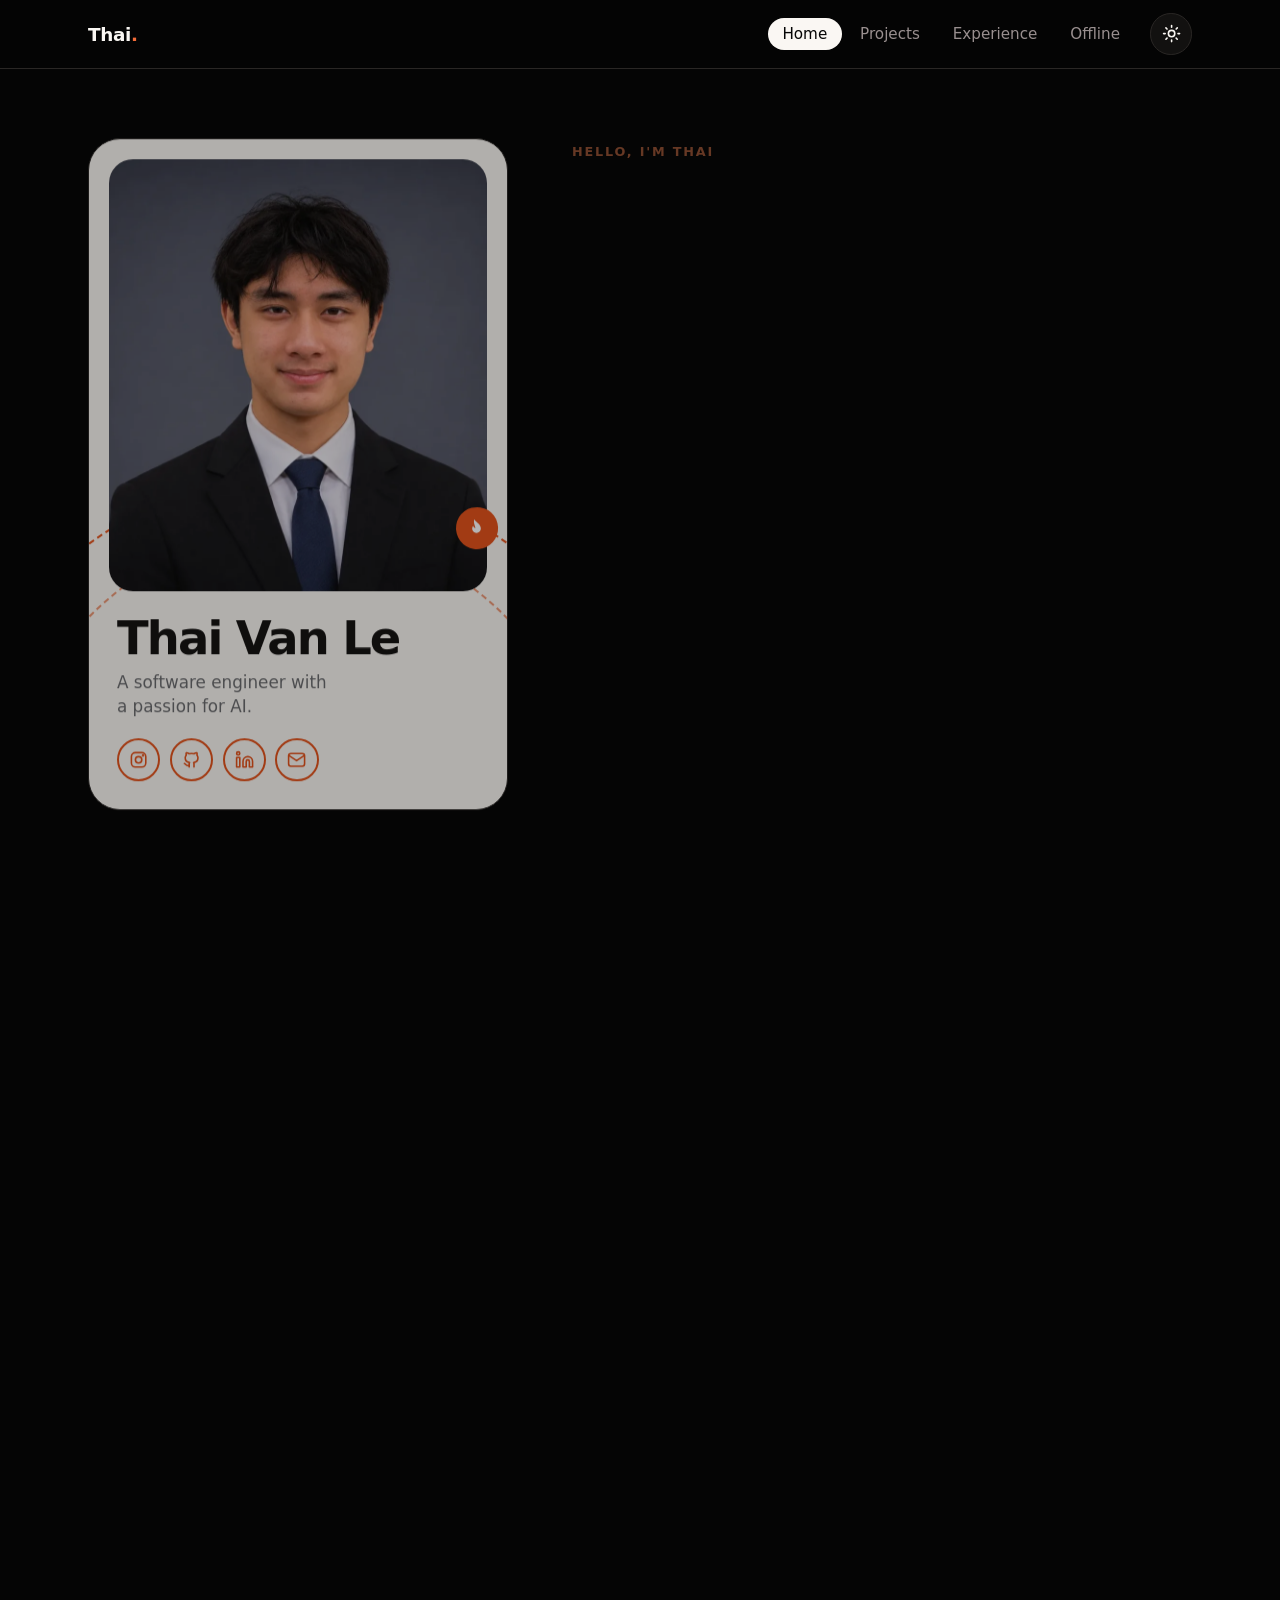
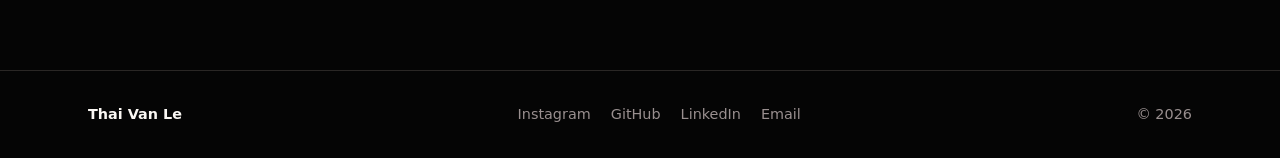
<file: index.html>
<!doctype html>
<html lang="en">
<head>
<meta charset="utf-8">
<meta name="viewport" content="width=device-width,initial-scale=1">
<meta http-equiv="refresh" content="0; url=home.html">
<meta name="color-scheme" content="dark light">
<title>Thai Van Le</title>
<style>body{background:#050505;color:#faf7f3;font-family:system-ui,sans-serif;padding:2rem}a{color:#ff8a57}</style>
</head>
<body>
<a href="home.html">Go to the home page</a>
</body>
</html>
</file>
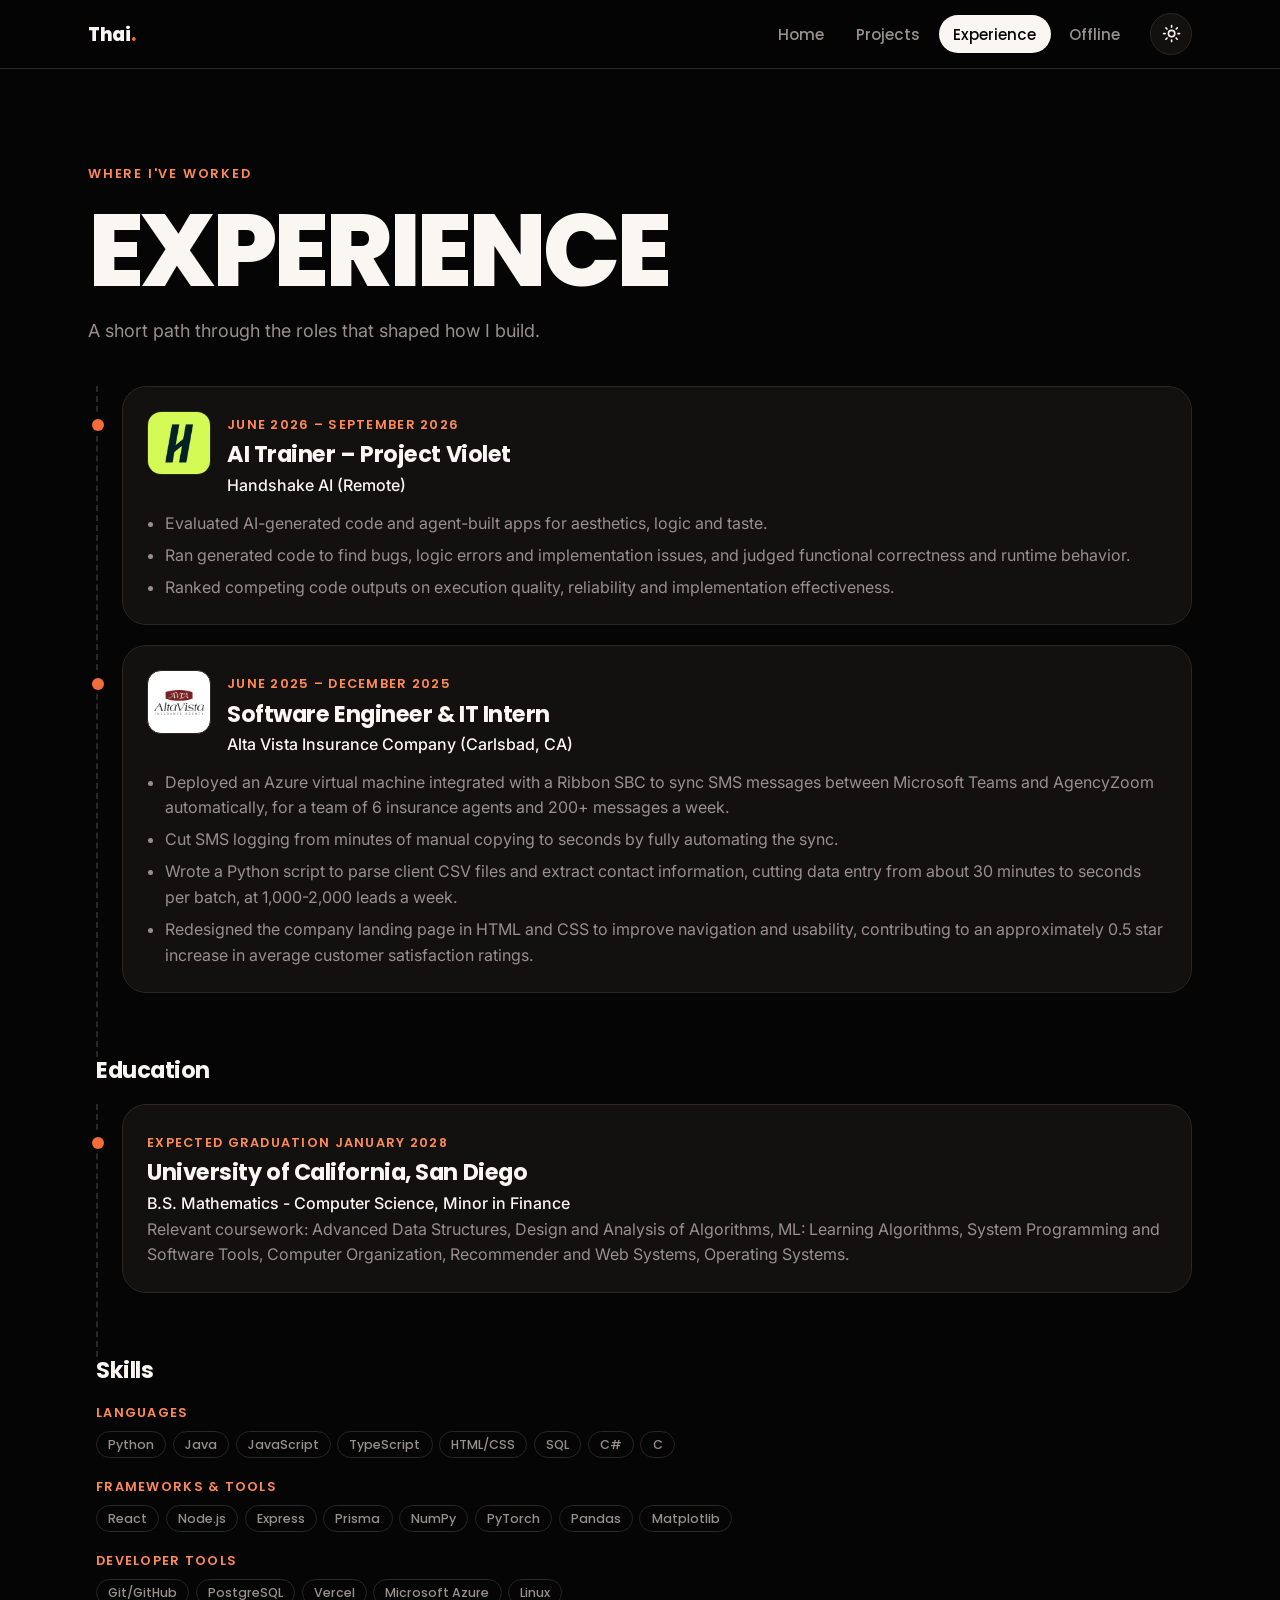
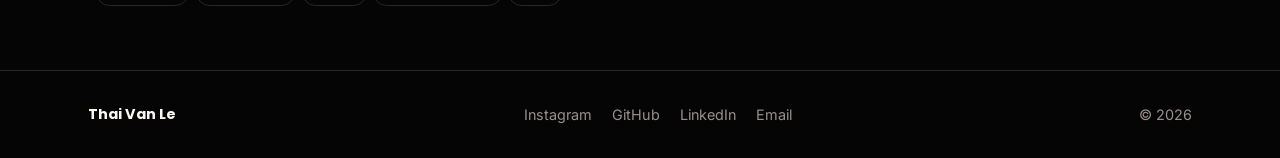
<file: experience.html>
<!DOCTYPE html>
<html lang="en" data-theme="dark">
<head>
<meta charset="utf-8">
<link rel="icon" type="image/svg+xml" href="assets/favicon.svg">
<link rel="icon" type="image/png" href="assets/favicon.png">
<meta name="viewport" content="width=device-width, initial-scale=1">
<title>Experience | Thai Van Le</title>
<meta name="description" content="Thai Van Le, a software engineer with a passion for AI.">
<script>try{var t="dark";if(localStorage.getItem("theme")==="light"){t="light"}document.documentElement.dataset.theme=t}catch(e){}</script>
<link rel="preconnect" href="https://fonts.googleapis.com">
<link rel="preconnect" href="https://fonts.gstatic.com" crossorigin>
<link href="https://fonts.googleapis.com/css2?family=Inter:wght@400;500;600&family=Poppins:wght@500;600;700;800&display=swap" rel="stylesheet">
<link rel="stylesheet" href="css/styles.css">
<script src="js/main.js" defer></script>
</head>
<body>
<a class="skip" href="#main">Skip to content</a>
<header class="top">
<div class="wrap">
<a class="brand" href="home.html" aria-label="Thai Van Le, home">Thai<span>.</span></a>
<nav id="nav" aria-label="Main"><ul><li><a href="home.html">Home</a></li><li><a href="projects.html">Projects</a></li><li><a href="experience.html" aria-current="page">Experience</a></li><li><a href="offline.html">Offline</a></li></ul></nav>
<button class="icon-btn theme-toggle" type="button" aria-label="Toggle light and dark theme" title="Toggle theme (T)"><svg class="sun" viewBox="0 0 24 24" aria-hidden="true"><circle cx="12" cy="12" r="4"/><path d="M12 2v2m0 16v2M4.900 4.900l1.400 1.400m11.400 11.400 1.400 1.400M2 12h2m16 0h2M4.900 19.100l1.400-1.400M17.700 6.300l1.400-1.400"/></svg><svg class="moon" viewBox="0 0 24 24" aria-hidden="true"><path d="M21 12.800A9 9 0 1 1 11.200 3a7 7 0 0 0 9.800 9.800z"/></svg></button>
<button class="icon-btn menu-btn" type="button" aria-label="Menu" aria-expanded="false" aria-controls="nav"><svg viewBox="0 0 24 24" aria-hidden="true"><path d="M4 7h16M4 12h16M4 17h16"/></svg></button>
</div>
</header>
<main id="main">
<div class="wrap">
<header class="page-head"><p class="eyebrow">Where I've worked</p><h1 class="title rise">Experience</h1><p class="lead">A short path through the roles that shaped how I build.</p></header>
<ol class="timeline"><li class="rise" style="--i:1"><img class="logo logo-fill" src="assets/logos/handshake.webp" alt="Handshake logo" width="408" height="408" loading="lazy" decoding="async"><time>June 2026 &ndash; September 2026</time><h2>AI Trainer &ndash; Project Violet</h2><p class="org">Handshake AI (Remote)</p><ul><li>Evaluated AI-generated code and agent-built apps for aesthetics, logic and taste.</li><li>Ran generated code to find bugs, logic errors and implementation issues, and judged functional correctness and runtime behavior.</li><li>Ranked competing code outputs on execution quality, reliability and implementation effectiveness.</li></ul></li><li class="rise" style="--i:2"><img class="logo logo-white" src="assets/logos/alta-vista.webp" alt="Alta Vista Insurance Agency logo" width="150" height="76" loading="lazy" decoding="async"><time>June 2025 &ndash; December 2025</time><h2>Software Engineer &amp; IT Intern</h2><p class="org">Alta Vista Insurance Company (Carlsbad, CA)</p><ul><li>Deployed an Azure virtual machine integrated with a Ribbon SBC to sync SMS messages between Microsoft Teams and AgencyZoom automatically, for a team of 6 insurance agents and 200+ messages a week.</li><li>Cut SMS logging from minutes of manual copying to seconds by fully automating the sync.</li><li>Wrote a Python script to parse client CSV files and extract contact information, cutting data entry from about 30 minutes to seconds per batch, at 1,000-2,000 leads a week.</li><li>Redesigned the company landing page in HTML and CSS to improve navigation and usability, contributing to an approximately 0.5 star increase in average customer satisfaction ratings.</li></ul></li></ol>
<h2 class="block-title rise" style="--i:3">Education</h2>
<ol class="timeline"><li class="rise" style="--i:4"><time>Expected graduation January 2028</time><h3>University of California, San Diego</h3><p class="org">B.S. Mathematics - Computer Science, Minor in Finance</p><p>Relevant coursework: Advanced Data Structures, Design and Analysis of Algorithms, ML: Learning Algorithms, System Programming and Software Tools, Computer Organization, Recommender and Web Systems, Operating Systems.</p></li></ol>
<section class="skills rise" style="--i:5" aria-labelledby="t-skills"><h2 class="block-title" id="t-skills">Skills</h2><h3>Languages</h3><ul class="tags"><li>Python</li><li>Java</li><li>JavaScript</li><li>TypeScript</li><li>HTML/CSS</li><li>SQL</li><li>C#</li><li>C</li></ul><h3>Frameworks &amp; Tools</h3><ul class="tags"><li>React</li><li>Node.js</li><li>Express</li><li>Prisma</li><li>NumPy</li><li>PyTorch</li><li>Pandas</li><li>Matplotlib</li></ul><h3>Developer Tools</h3><ul class="tags"><li>Git/GitHub</li><li>PostgreSQL</li><li>Vercel</li><li>Microsoft Azure</li><li>Linux</li></ul></section>
</div>
</main>
<footer>
<div class="wrap">
<strong>Thai Van Le</strong>
<ul><li><a href="https://www.instagram.com/thaiv.2229/" target="_blank" rel="noopener noreferrer">Instagram</a></li><li><a href="https://github.com/Thai2229" target="_blank" rel="noopener noreferrer">GitHub</a></li><li><a href="https://www.linkedin.com/in/thaivanle" target="_blank" rel="noopener noreferrer">LinkedIn</a></li><li><a href="mailto:mrthaivanle@gmail.com">Email</a></li></ul>
<span>&copy; 2026</span>
</div>
</footer>
</body>
</html>
</file>
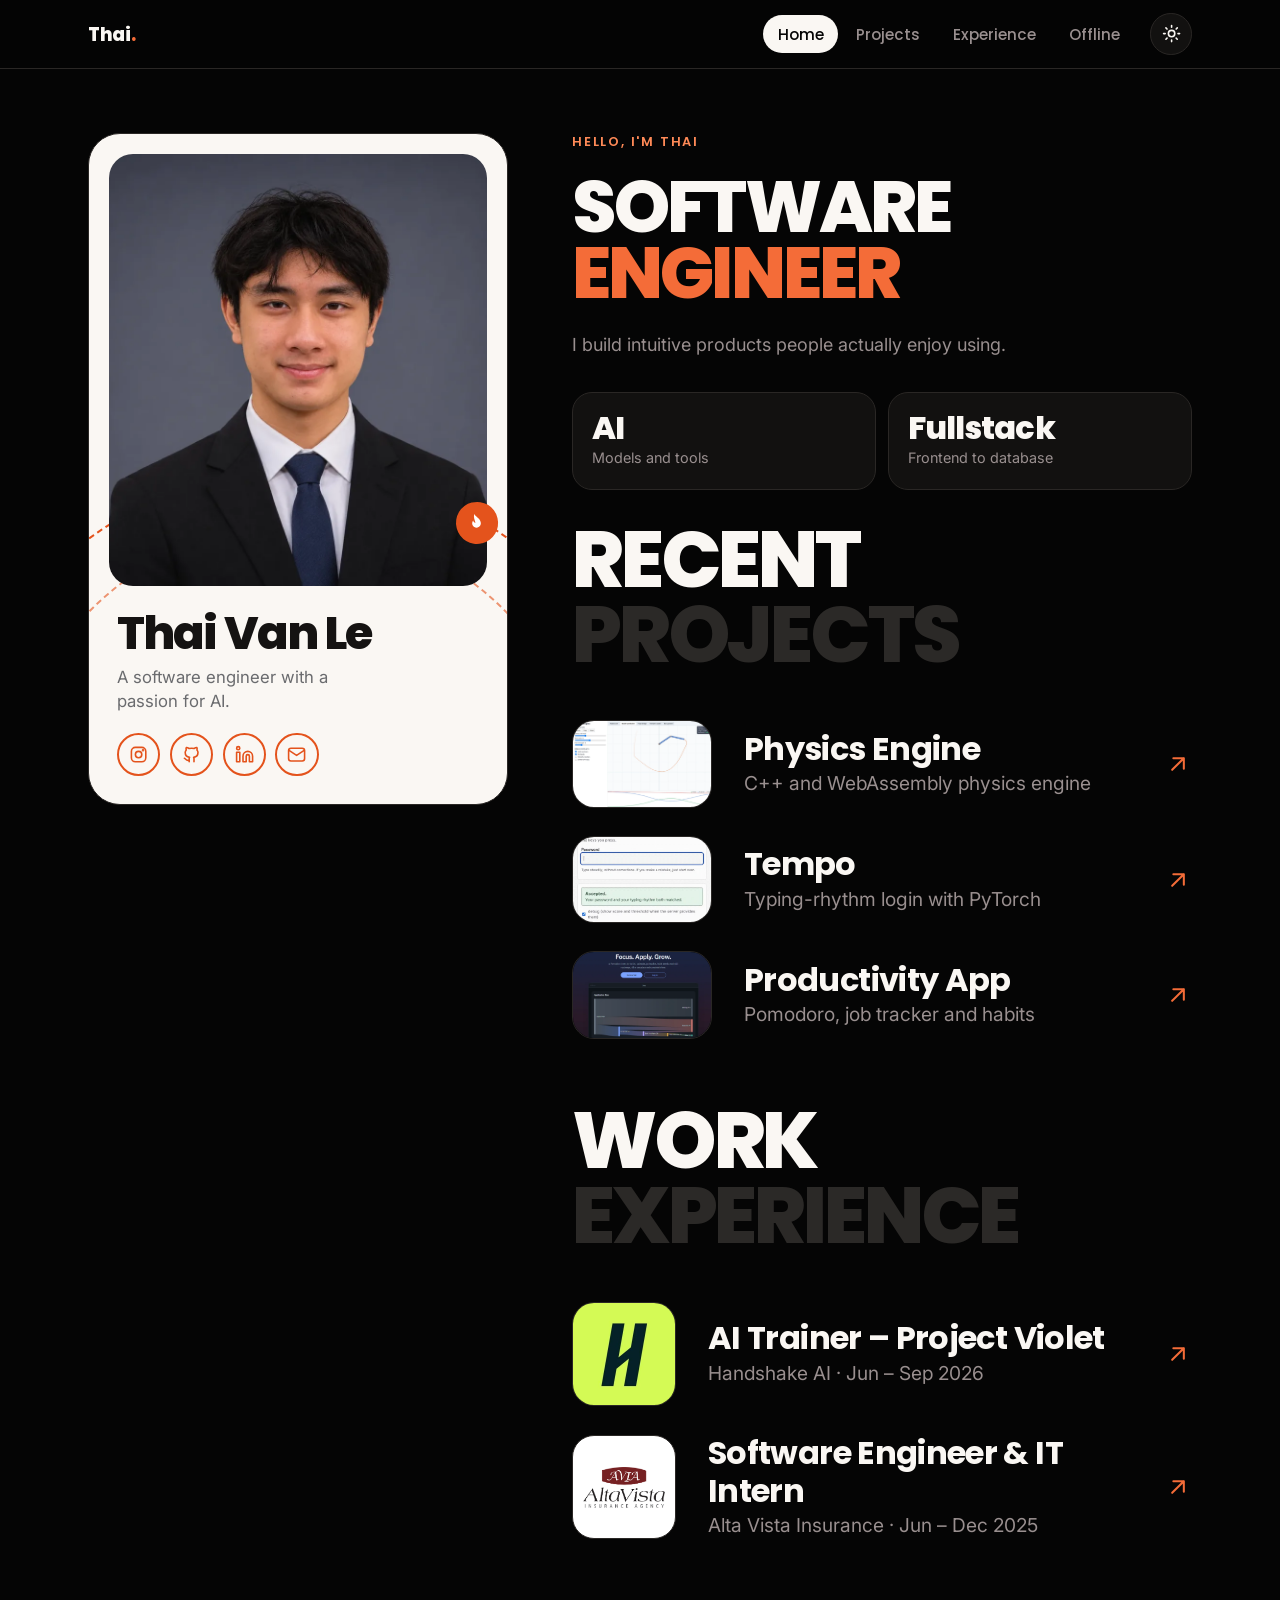
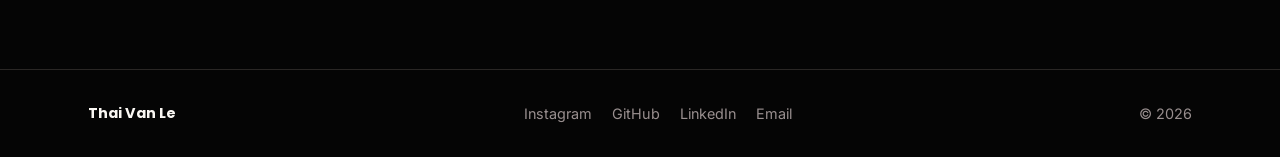
<file: home.html>
<!DOCTYPE html>
<html lang="en" data-theme="dark">
<head>
<meta charset="utf-8">
<link rel="icon" type="image/svg+xml" href="assets/favicon.svg">
<link rel="icon" type="image/png" href="assets/favicon.png">
<meta name="viewport" content="width=device-width, initial-scale=1">
<title>Thai Van Le | Software Engineer</title>
<meta name="description" content="Thai Van Le, a software engineer with a passion for AI.">
<script>try{var t="dark";if(localStorage.getItem("theme")==="light"){t="light"}document.documentElement.dataset.theme=t}catch(e){}</script>
<link rel="preconnect" href="https://fonts.googleapis.com">
<link rel="preconnect" href="https://fonts.gstatic.com" crossorigin>
<link href="https://fonts.googleapis.com/css2?family=Inter:wght@400;500;600&family=Poppins:wght@500;600;700;800&display=swap" rel="stylesheet">
<link rel="stylesheet" href="css/styles.css">
<script src="js/main.js" defer></script>
</head>
<body>
<a class="skip" href="#main">Skip to content</a>
<header class="top">
<div class="wrap">
<a class="brand" href="home.html" aria-label="Thai Van Le, home">Thai<span>.</span></a>
<nav id="nav" aria-label="Main"><ul><li><a href="home.html" aria-current="page">Home</a></li><li><a href="projects.html">Projects</a></li><li><a href="experience.html">Experience</a></li><li><a href="offline.html">Offline</a></li></ul></nav>
<button class="icon-btn theme-toggle" type="button" aria-label="Toggle light and dark theme" title="Toggle theme (T)"><svg class="sun" viewBox="0 0 24 24" aria-hidden="true"><circle cx="12" cy="12" r="4"/><path d="M12 2v2m0 16v2M4.900 4.900l1.400 1.400m11.400 11.400 1.400 1.400M2 12h2m16 0h2M4.900 19.100l1.400-1.400M17.700 6.300l1.400-1.400"/></svg><svg class="moon" viewBox="0 0 24 24" aria-hidden="true"><path d="M21 12.800A9 9 0 1 1 11.200 3a7 7 0 0 0 9.800 9.800z"/></svg></button>
<button class="icon-btn menu-btn" type="button" aria-label="Menu" aria-expanded="false" aria-controls="nav"><svg viewBox="0 0 24 24" aria-hidden="true"><path d="M4 7h16M4 12h16M4 17h16"/></svg></button>
</div>
</header>
<main id="main">
<div class="wrap">
<div class="hero">
<aside class="profile rise" aria-label="Profile">
<span class="arc" aria-hidden="true"></span><span class="badge"><svg viewBox="0 0 24 24" aria-hidden="true"><path d="M12 2c1 4 5 6 5 11a5 5 0 0 1-10 0c0-2 1-3 2-4 0 2 1 3 2 3 0-4-1-6 1-10z"/></svg></span>
<span class="arc two" aria-hidden="true"></span>
<img class="photo" src="assets/photo.webp" alt="Portrait of Thai Van Le in a dark suit and navy tie against a grey-blue background" width="900" height="900">
<div class="who">
<h1>Thai Van Le</h1>
<p>A software engineer with a passion for AI.</p>
<ul class="socials"><li><a href="https://www.instagram.com/thaiv.2229/" aria-label="Instagram" target="_blank" rel="noopener noreferrer"><svg viewBox="0 0 24 24" aria-hidden="true"><rect x="3" y="3" width="18" height="18" rx="5"/><circle cx="12" cy="12" r="4"/><circle cx="17.5" cy="6.5" r=".6"/></svg></a></li><li><a href="https://github.com/Thai2229" aria-label="GitHub" target="_blank" rel="noopener noreferrer"><svg viewBox="0 0 24 24" aria-hidden="true"><path d="M9 19c-4 1.3-4-2-6-2.5m12 4.5v-3.5c0-1 .1-1.5-.5-2 2.800-.3 5.500-1.400 5.500-6a4.600 4.600 0 0 0-1.300-3.200 4.300 4.300 0 0 0-.1-3.200s-1.100-.3-3.500 1.300a12 12 0 0 0-6.200 0C6.500 2.800 5.400 3.100 5.400 3.100a4.300 4.300 0 0 0-.1 3.200A4.600 4.600 0 0 0 4 9.500c0 4.600 2.700 5.700 5.500 6-.6.500-.6 1.200-.5 2V21"/></svg></a></li><li><a href="https://www.linkedin.com/in/thaivanle" aria-label="LinkedIn" target="_blank" rel="noopener noreferrer"><svg viewBox="0 0 24 24" aria-hidden="true"><path d="M16 8a6 6 0 0 1 6 6v7h-4v-7a2 2 0 0 0-4 0v7h-4v-7a6 6 0 0 1 6-6zM2 9h4v12H2zM4 2a2 2 0 1 1 0 4 2 2 0 0 1 0-4z"/></svg></a></li><li><a href="mailto:mrthaivanle@gmail.com" aria-label="Email"><svg viewBox="0 0 24 24" aria-hidden="true"><rect x="2" y="4" width="20" height="16" rx="3"/><path d="m3 7 9 6 9-6"/></svg></a></li></ul>
</div>
</aside>
<div class="feed">
<div class="intro">
<p class="eyebrow rise" style="--i:1">Hello, I'm Thai</p>
<p class="title rise" style="--i:2" role="presentation">Software <em>Engineer</em></p>
<p class="lead rise" style="--i:3">I build intuitive products people actually enjoy using.</p>
<div class="stats rise" style="--i:4">
<!-- placeholder stat tiles: focus areas, no invented numbers -->
<div class="stat"><b>AI</b><span>Models and tools</span></div>
<div class="stat"><b>Fullstack</b><span>Frontend to database</span></div>
</div>
</div>
<section class="teaser rise" style="--i:5" aria-labelledby="t-proj">
<h2 class="big" id="t-proj"><span>Recent</span> <span class="dim">projects</span></h2>
<ul class="rows"><li><a class="row" href="https://physicsenginethai.vercel.app" target="_blank" rel="noopener noreferrer" aria-label="Physics Engine, C++ and WebAssembly physics engine, live demo, opens in a new tab"><span class="tile t1" aria-hidden="true"><img src="assets/projects/physics-engine.webp" alt="" width="1200" height="750" loading="lazy" decoding="async"></span><span class="txt"><b>Physics Engine</b><span>C++ and WebAssembly physics engine</span></span><svg class="go" viewBox="0 0 24 24" aria-hidden="true"><path d="M7 17 17 7M8 7h9v9"/></svg></a></li><li><a class="row" href="https://github.com/Thai2229/Tempo" target="_blank" rel="noopener noreferrer" aria-label="Tempo, Typing-rhythm login with PyTorch, code on GitHub, opens in a new tab"><span class="tile t2" aria-hidden="true"><img src="assets/projects/tempo.webp" alt="" width="420" height="262" loading="lazy" decoding="async"></span><span class="txt"><b>Tempo</b><span>Typing-rhythm login with PyTorch</span></span><svg class="go" viewBox="0 0 24 24" aria-hidden="true"><path d="M7 17 17 7M8 7h9v9"/></svg></a></li><li><a class="row" href="https://productivityappthai.vercel.app/" target="_blank" rel="noopener noreferrer" aria-label="Productivity App, Pomodoro, job tracker and habits, live demo, opens in a new tab"><span class="tile t3" aria-hidden="true"><img src="assets/projects/productivity-app.webp" alt="" width="743" height="464" loading="lazy" decoding="async"></span><span class="txt"><b>Productivity App</b><span>Pomodoro, job tracker and habits</span></span><svg class="go" viewBox="0 0 24 24" aria-hidden="true"><path d="M7 17 17 7M8 7h9v9"/></svg></a></li></ul>
</section>
<section class="teaser rise" style="--i:6" aria-labelledby="t-exp">
<h2 class="big" id="t-exp"><span>Work</span> <span class="dim">Experience</span></h2>
<ul class="rows"><li><a class="row" href="experience.html"><span class="tile t1 logo-tile" aria-hidden="true"><img src="assets/logos/handshake.webp" alt="" width="408" height="408" loading="lazy" decoding="async"></span><span class="txt"><b>AI Trainer &ndash; Project Violet</b><span>Handshake AI &middot; Jun &ndash; Sep 2026</span></span><svg class="go" viewBox="0 0 24 24" aria-hidden="true"><path d="M7 17 17 7M8 7h9v9"/></svg></a></li><li><a class="row" href="experience.html"><span class="tile t2 logo-tile logo-white" aria-hidden="true"><img src="assets/logos/alta-vista.webp" alt="" width="150" height="76" loading="lazy" decoding="async"></span><span class="txt"><b>Software Engineer &amp; IT Intern</b><span>Alta Vista Insurance &middot; Jun &ndash; Dec 2025</span></span><svg class="go" viewBox="0 0 24 24" aria-hidden="true"><path d="M7 17 17 7M8 7h9v9"/></svg></a></li></ul>
</section>
</div>
</div>
</div>
</main>
<footer>
<div class="wrap">
<strong>Thai Van Le</strong>
<ul><li><a href="https://www.instagram.com/thaiv.2229/" target="_blank" rel="noopener noreferrer">Instagram</a></li><li><a href="https://github.com/Thai2229" target="_blank" rel="noopener noreferrer">GitHub</a></li><li><a href="https://www.linkedin.com/in/thaivanle" target="_blank" rel="noopener noreferrer">LinkedIn</a></li><li><a href="mailto:mrthaivanle@gmail.com">Email</a></li></ul>
<span>&copy; 2026</span>
</div>
</footer>
</body>
</html>
</file>
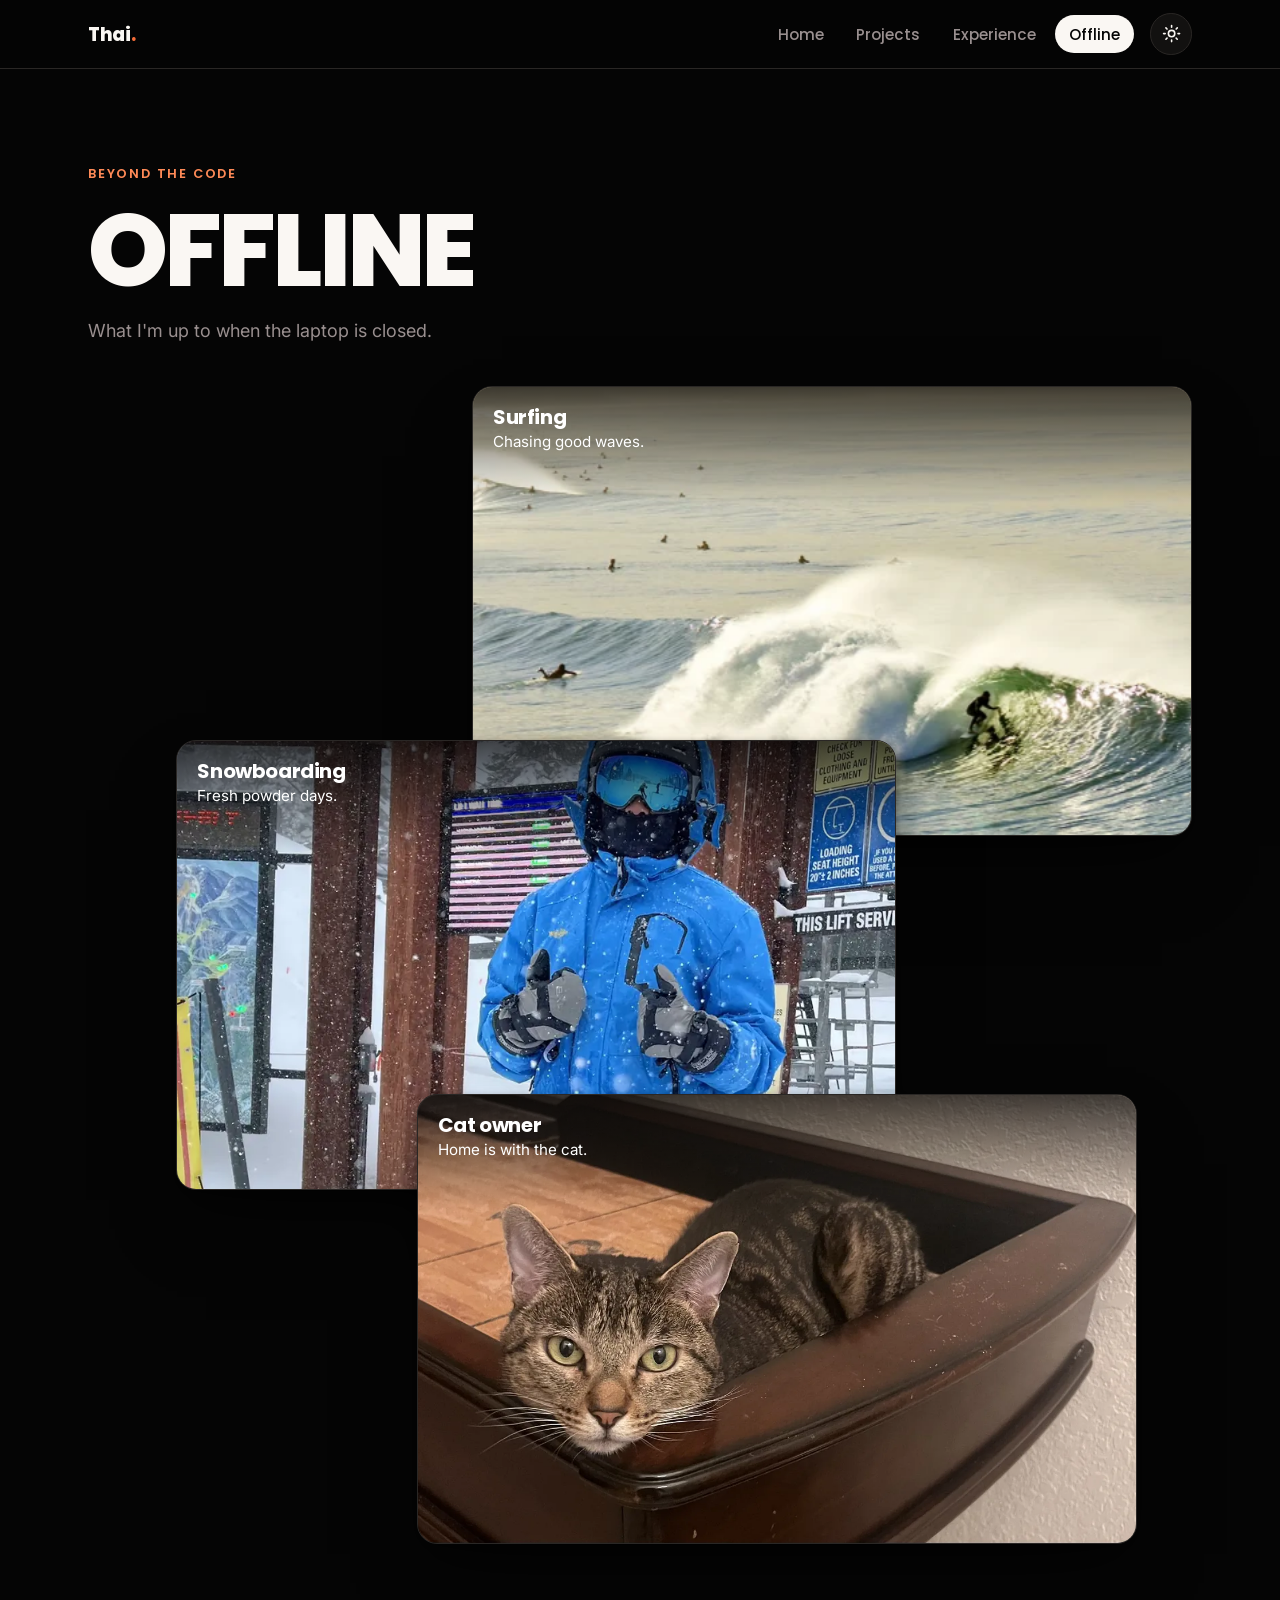
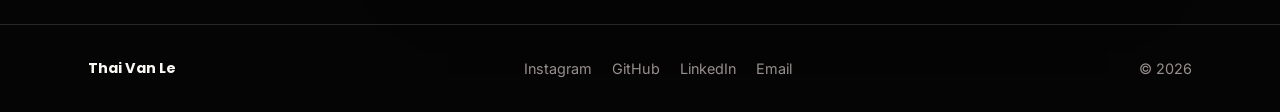
<file: offline.html>
<!DOCTYPE html>
<html lang="en" data-theme="dark">
<head>
<meta charset="utf-8">
<link rel="icon" type="image/svg+xml" href="assets/favicon.svg">
<link rel="icon" type="image/png" href="assets/favicon.png">
<meta name="viewport" content="width=device-width, initial-scale=1">
<title>Offline | Thai Van Le</title>
<meta name="description" content="Thai Van Le, a software engineer with a passion for AI.">
<script>try{var t="dark";if(localStorage.getItem("theme")==="light"){t="light"}document.documentElement.dataset.theme=t}catch(e){}</script>
<link rel="preconnect" href="https://fonts.googleapis.com">
<link rel="preconnect" href="https://fonts.gstatic.com" crossorigin>
<link href="https://fonts.googleapis.com/css2?family=Inter:wght@400;500;600&family=Poppins:wght@500;600;700;800&display=swap" rel="stylesheet">
<link rel="stylesheet" href="css/styles.css">
<script>document.documentElement.className="js"</script>
<script src="js/main.js" defer></script>
<script src="js/offline.js" defer></script>
</head>
<body>
<a class="skip" href="#main">Skip to content</a>
<header class="top">
<div class="wrap">
<a class="brand" href="home.html" aria-label="Thai Van Le, home">Thai<span>.</span></a>
<nav id="nav" aria-label="Main"><ul><li><a href="home.html">Home</a></li><li><a href="projects.html">Projects</a></li><li><a href="experience.html">Experience</a></li><li><a href="offline.html" aria-current="page">Offline</a></li></ul></nav>
<button class="icon-btn theme-toggle" type="button" aria-label="Toggle light and dark theme" title="Toggle theme (T)"><svg class="sun" viewBox="0 0 24 24" aria-hidden="true"><circle cx="12" cy="12" r="4"/><path d="M12 2v2m0 16v2M4.900 4.900l1.400 1.400m11.400 11.400 1.400 1.400M2 12h2m16 0h2M4.900 19.100l1.400-1.400M17.700 6.300l1.400-1.400"/></svg><svg class="moon" viewBox="0 0 24 24" aria-hidden="true"><path d="M21 12.800A9 9 0 1 1 11.200 3a7 7 0 0 0 9.800 9.800z"/></svg></button>
<button class="icon-btn menu-btn" type="button" aria-label="Menu" aria-expanded="false" aria-controls="nav"><svg viewBox="0 0 24 24" aria-hidden="true"><path d="M4 7h16M4 12h16M4 17h16"/></svg></button>
</div>
</header>
<main id="main">
<div class="wrap">
<header class="page-head"><p class="eyebrow">Beyond the code</p><h1 class="title rise">Offline</h1><p class="lead">What I'm up to when the laptop is closed.</p></header>
<div class="stack">
<figure class="shot" tabindex="0"><img src="assets/offline/surfing.webp" width="561" height="331" decoding="async" alt="Surfer riding a green wave with spray, other surfers waiting behind"><figcaption><strong>Surfing</strong>Chasing good waves.</figcaption></figure>
<figure class="shot" tabindex="0"><img src="assets/offline/snowboarding.webp" width="900" height="1546" loading="lazy" decoding="async" alt="Snowboarder in a blue jacket and goggles giving two thumbs up at a snowy lift line"><figcaption><strong>Snowboarding</strong>Fresh powder days.</figcaption></figure>
<figure class="shot" tabindex="0"><img src="assets/offline/cat.webp" width="1400" height="791" loading="lazy" decoding="async" alt="Tabby cat curled up in the corner of a wooden table, looking at the camera"><figcaption><strong>Cat owner</strong>Home is with the cat.</figcaption></figure>
</div>
</div>
</main>
<footer>
<div class="wrap">
<strong>Thai Van Le</strong>
<ul><li><a href="https://www.instagram.com/thaiv.2229/" target="_blank" rel="noopener noreferrer">Instagram</a></li><li><a href="https://github.com/Thai2229" target="_blank" rel="noopener noreferrer">GitHub</a></li><li><a href="https://www.linkedin.com/in/thaivanle" target="_blank" rel="noopener noreferrer">LinkedIn</a></li><li><a href="mailto:mrthaivanle@gmail.com">Email</a></li></ul>
<span>&copy; 2026</span>
</div>
</footer>
</body>
</html>
</file>
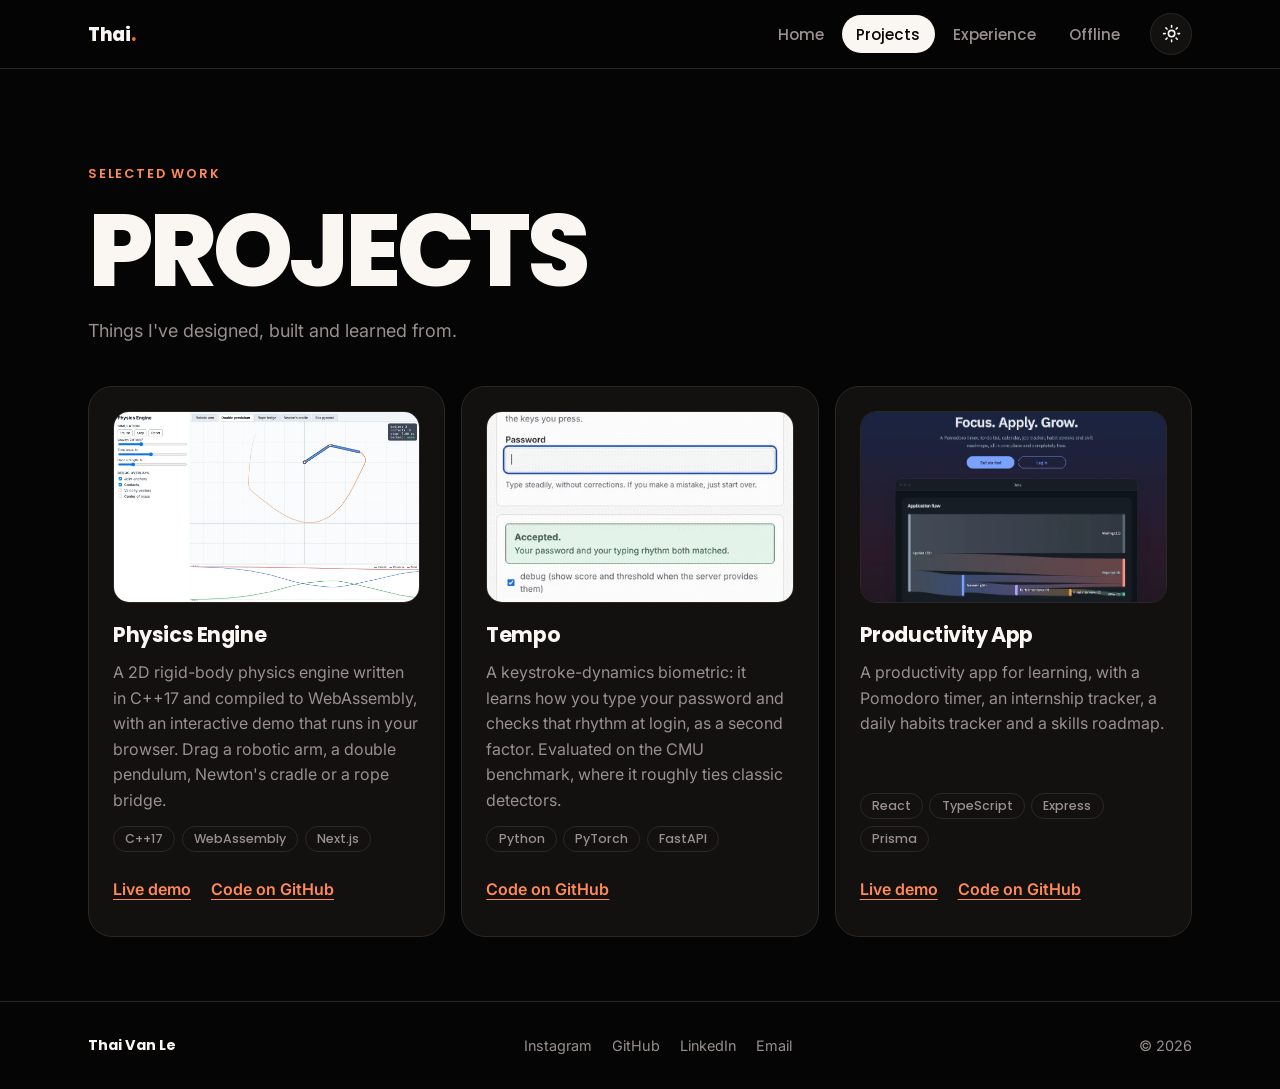
<file: projects.html>
<!DOCTYPE html>
<html lang="en" data-theme="dark">
<head>
<meta charset="utf-8">
<link rel="icon" type="image/svg+xml" href="assets/favicon.svg">
<link rel="icon" type="image/png" href="assets/favicon.png">
<meta name="viewport" content="width=device-width, initial-scale=1">
<title>Projects | Thai Van Le</title>
<meta name="description" content="Thai Van Le, a software engineer with a passion for AI.">
<script>try{var t="dark";if(localStorage.getItem("theme")==="light"){t="light"}document.documentElement.dataset.theme=t}catch(e){}</script>
<link rel="preconnect" href="https://fonts.googleapis.com">
<link rel="preconnect" href="https://fonts.gstatic.com" crossorigin>
<link href="https://fonts.googleapis.com/css2?family=Inter:wght@400;500;600&family=Poppins:wght@500;600;700;800&display=swap" rel="stylesheet">
<link rel="stylesheet" href="css/styles.css">
<script src="js/main.js" defer></script>
</head>
<body>
<a class="skip" href="#main">Skip to content</a>
<header class="top">
<div class="wrap">
<a class="brand" href="home.html" aria-label="Thai Van Le, home">Thai<span>.</span></a>
<nav id="nav" aria-label="Main"><ul><li><a href="home.html">Home</a></li><li><a href="projects.html" aria-current="page">Projects</a></li><li><a href="experience.html">Experience</a></li><li><a href="offline.html">Offline</a></li></ul></nav>
<button class="icon-btn theme-toggle" type="button" aria-label="Toggle light and dark theme" title="Toggle theme (T)"><svg class="sun" viewBox="0 0 24 24" aria-hidden="true"><circle cx="12" cy="12" r="4"/><path d="M12 2v2m0 16v2M4.900 4.900l1.400 1.400m11.400 11.400 1.400 1.400M2 12h2m16 0h2M4.900 19.100l1.400-1.400M17.700 6.300l1.400-1.400"/></svg><svg class="moon" viewBox="0 0 24 24" aria-hidden="true"><path d="M21 12.800A9 9 0 1 1 11.200 3a7 7 0 0 0 9.800 9.800z"/></svg></button>
<button class="icon-btn menu-btn" type="button" aria-label="Menu" aria-expanded="false" aria-controls="nav"><svg viewBox="0 0 24 24" aria-hidden="true"><path d="M4 7h16M4 12h16M4 17h16"/></svg></button>
</div>
</header>
<main id="main">
<div class="wrap">
<header class="page-head"><p class="eyebrow">Selected work</p><h1 class="title rise">Projects</h1><p class="lead">Things I've designed, built and learned from.</p></header>
<div class="grid"><article class="card rise" style="--i:1"><div class="thumb t1"><img src="assets/projects/physics-engine.webp" alt="Physics Engine demo showing a double pendulum with its trail and an energy graph in the browser" width="1200" height="750" loading="lazy" decoding="async"></div><h2>Physics Engine</h2><p>A 2D rigid-body physics engine written in C++17 and compiled to WebAssembly, with an interactive demo that runs in your browser. Drag a robotic arm, a double pendulum, Newton's cradle or a rope bridge.</p><ul class="tags"><li>C++17</li><li>WebAssembly</li><li>Next.js</li></ul><p class="links"><a href="https://physicsenginethai.vercel.app" target="_blank" rel="noopener noreferrer" aria-label="Physics Engine, live demo">Live demo</a><a href="https://github.com/Thai2229/Physics-Engine" target="_blank" rel="noopener noreferrer" aria-label="Physics Engine, code on GitHub">Code on GitHub</a></p></article><article class="card rise" style="--i:2"><div class="thumb t2"><img src="assets/projects/tempo.webp" alt="Tempo demo page accepting a typing-rhythm login after enrollment" width="420" height="262" loading="lazy" decoding="async"></div><h2>Tempo</h2><p>A keystroke-dynamics biometric: it learns how you type your password and checks that rhythm at login, as a second factor. Evaluated on the CMU benchmark, where it roughly ties classic detectors.</p><ul class="tags"><li>Python</li><li>PyTorch</li><li>FastAPI</li></ul><p class="links"><a href="https://github.com/Thai2229/Tempo" target="_blank" rel="noopener noreferrer" aria-label="Tempo, code on GitHub">Code on GitHub</a></p></article><article class="card rise" style="--i:3"><div class="thumb t3"><img src="assets/projects/productivity-app.webp" alt="Productivity App landing page with the job application flow chart" width="743" height="464" loading="lazy" decoding="async"></div><h2>Productivity App</h2><p>A productivity app for learning, with a Pomodoro timer, an internship tracker, a daily habits tracker and a skills roadmap.</p><ul class="tags"><li>React</li><li>TypeScript</li><li>Express</li><li>Prisma</li></ul><p class="links"><a href="https://productivityappthai.vercel.app/" target="_blank" rel="noopener noreferrer" aria-label="Productivity App, live demo">Live demo</a><a href="https://github.com/Thai2229/Productivity-App" target="_blank" rel="noopener noreferrer" aria-label="Productivity App, code on GitHub">Code on GitHub</a></p></article></div>
</div>
</main>
<footer>
<div class="wrap">
<strong>Thai Van Le</strong>
<ul><li><a href="https://www.instagram.com/thaiv.2229/" target="_blank" rel="noopener noreferrer">Instagram</a></li><li><a href="https://github.com/Thai2229" target="_blank" rel="noopener noreferrer">GitHub</a></li><li><a href="https://www.linkedin.com/in/thaivanle" target="_blank" rel="noopener noreferrer">LinkedIn</a></li><li><a href="mailto:mrthaivanle@gmail.com">Email</a></li></ul>
<span>&copy; 2026</span>
</div>
</footer>
</body>
</html>
</file>
<file: css/styles.css>
:root{
  --bg:#050505;--surface:#121110;--line:#2a2725;--ink:#faf7f3;--muted:#998f8f;--dim:#2b2927;
  --accent:#f46c38;--accent-hot:#ff7a1a;--accent-ink:#ff8a57;--lime:#c5ff41;--on-accent:#151312;
  --card:#faf7f3;--card-ink:#151312;--card-muted:#6a6b6e;--card-accent:#e4531c;
  --font-head:"Poppins",system-ui,sans-serif;--font-body:"Inter",system-ui,sans-serif;
  --pad:clamp(1.25rem,4vw,3rem);--max:1200px;
}
[data-theme="light"]{
  --bg:#faf7f3;--surface:#fff;--line:#e4ddd5;--ink:#151312;--muted:#6a6b6e;--dim:#e2dbd2;
  --accent-ink:#b8400f;--card:#fff;
}
*{box-sizing:border-box;margin:0}
html{color-scheme:dark;scroll-behavior:smooth}
html[data-theme="light"]{color-scheme:light}
body{background:var(--bg);color:var(--ink);font:400 1rem/1.6 var(--font-body);min-height:100vh;display:flex;flex-direction:column;overflow-x:hidden}
main{flex:1}
img,svg{display:block;max-width:100%}
a{color:inherit}
:focus-visible{outline:3px solid var(--accent-hot);outline-offset:3px;border-radius:6px}
.skip{position:absolute;left:1rem;top:-4rem;background:var(--accent);color:var(--on-accent);padding:.6rem 1rem;border-radius:8px;font-weight:600;z-index:20}
.skip:focus{top:1rem}
.wrap{width:min(100%,var(--max));margin-inline:auto;padding-inline:var(--pad)}

/* header */
header.top{position:sticky;top:0;z-index:10;background:color-mix(in srgb,var(--bg) 85%,transparent);backdrop-filter:blur(12px);border-bottom:1px solid var(--line)}
header.top .wrap{display:flex;align-items:center;gap:1rem;height:4.25rem}
.brand{display:inline-flex;align-items:center;font:800 1.15rem var(--font-head);text-decoration:none;letter-spacing:-.02em;margin-right:auto}
.brand span{color:var(--accent)}
nav ul{list-style:none;padding:0;display:flex;gap:.25rem}
nav a{display:block;padding:.45rem .9rem;border-radius:99px;text-decoration:none;font:500 .95rem var(--font-head);color:var(--muted);transition:color .2s,background .2s}
nav a:hover{color:var(--ink)}
nav a[aria-current="page"]{background:var(--ink);color:var(--bg)}
.icon-btn{width:2.6rem;height:2.6rem;border-radius:50%;border:1px solid var(--line);background:var(--surface);color:var(--ink);display:grid;place-items:center;cursor:pointer;transition:border-color .2s,transform .2s}
.icon-btn:hover{border-color:var(--accent);transform:translateY(-2px)}
.icon-btn svg{width:1.2rem;height:1.2rem;fill:none;stroke:currentColor;stroke-width:2;stroke-linecap:round;stroke-linejoin:round}
.moon{display:none}
[data-theme="light"] .sun{display:none}
[data-theme="light"] .moon{display:block}
.menu-btn{display:none}
@media (max-width:700px){
  .menu-btn{display:grid}
  nav{position:absolute;left:0;right:0;top:100%;background:var(--bg);border-bottom:1px solid var(--line);display:none;padding:.75rem var(--pad) 1rem}
  nav.open{display:block}
  nav ul{flex-direction:column}
  nav a{font-size:1.05rem;padding:.7rem 1rem}
}

/* type */
.title{font:800 clamp(2.75rem,8vw,6.5rem)/.92 var(--font-head);text-transform:uppercase;letter-spacing:-.04em}
.title em{font-style:normal;color:var(--accent)}
[data-theme="light"] .title em{color:var(--accent-ink)}
h2.title{font-size:clamp(2rem,5vw,3.5rem)}
.lead{color:var(--muted);font-size:1.125rem;max-width:44ch}
.eyebrow{font:600 .8rem var(--font-head);letter-spacing:.14em;text-transform:uppercase;color:var(--accent-ink)}
.page-head{padding:clamp(3rem,8vw,6rem) 0 2.5rem;display:grid;gap:1.25rem}

/* home hero */
.hero{display:grid;grid-template-columns:1fr;gap:clamp(2rem,6vw,5rem);align-items:start;padding:clamp(2rem,5vw,4rem) 0}
.profile{max-width:440px;width:100%;margin-inline:auto}
.feed .teaser:first-of-type{padding-top:clamp(2rem,6vw,4rem)}
@media (min-width:900px){.hero{grid-template-columns:420px minmax(0,1fr);column-gap:64px}.hero .profile{position:sticky;top:calc(4.25rem + 24px);margin-inline:0}.feed .big{font-size:clamp(3rem,6.2vw,6rem)}.feed .title{font-size:clamp(2.75rem,5.6vw,5.5rem)}.feed .teaser:first-of-type{padding-top:2rem}.feed .teaser{padding-block:2rem}}
@media (min-width:900px) and (max-height:860px){.hero .profile{padding:1rem 1rem 1.25rem}.hero .profile .photo{aspect-ratio:1/1}.hero .profile .who{padding-top:1rem}.hero .profile p{margin-bottom:.9rem}}
@media (min-width:900px) and (max-height:780px){.hero .profile .photo{aspect-ratio:4/3}}
@media (min-width:900px) and (max-height:640px){.hero .profile{position:static}}
.profile{position:relative;overflow:hidden;background:var(--card);color:var(--card-ink);border-radius:32px;padding:1.25rem 1.25rem 1.75rem;border:1px solid var(--line)}
.profile .photo{position:relative;z-index:1;aspect-ratio:7/8;width:100%;height:auto;border-radius:24px;object-fit:cover;object-position:54% 50%}
.profile .arc{position:absolute;z-index:0;width:170%;aspect-ratio:1;left:-35%;top:50%;border:2px dashed var(--card-accent);border-radius:50%;transform:rotate(14deg)}
.profile .arc.two{top:58%;left:-20%;width:140%;transform:rotate(-8deg);opacity:.6}
.badge{position:absolute;z-index:2;top:58%;right:.6rem;width:2.6rem;height:2.6rem;margin-top:-1.3rem;border-radius:50%;background:var(--card-accent);display:grid;place-items:center;transform:rotate(-14deg)}
.badge svg{width:1.3rem;height:1.3rem;fill:#fff}
.profile .who{position:relative;z-index:1;padding:1.5rem .5rem 0}
.profile h1{font:800 clamp(2.2rem,5vw,2.9rem)/1 var(--font-head);letter-spacing:-.04em}
.profile p{color:var(--card-muted);margin:.6rem 0 1.25rem;max-width:20ch;font-size:1.05rem;line-height:1.4}
.socials{display:flex;gap:.6rem;list-style:none;padding:0}
.socials a{width:2.7rem;height:2.7rem;border-radius:50%;border:2px solid var(--card-accent);color:var(--card-accent);background:var(--card);display:grid;place-items:center;transition:background .2s,color .2s,transform .2s}
.socials a:hover{background:var(--card-accent);color:#fff;transform:translateY(-3px)}
.socials svg{width:1.2rem;height:1.2rem;fill:none;stroke:currentColor;stroke-width:2;stroke-linecap:round;stroke-linejoin:round}
.intro{display:grid;gap:1.5rem;justify-items:start}
.stats{display:grid;grid-template-columns:repeat(2,1fr);gap:.75rem;width:100%;margin-top:.5rem}
@media (max-width:520px){.stats{grid-template-columns:1fr}}
.stat{background:var(--surface);border:1px solid var(--line);border-radius:20px;padding:1.1rem 1.2rem;transition:transform .25s,border-color .25s}
.stat:hover{transform:translateY(-4px);border-color:var(--accent)}
.stat b{display:block;font:800 2rem/1.1 var(--font-head);letter-spacing:-.03em}
.stat span{color:var(--muted);font-size:.9rem}
.stat.lime{background:var(--lime);border-color:var(--lime);color:#151312}
.stat.lime span{color:#3b4a12}

/* teasers */
.teaser{padding:clamp(2rem,6vw,4rem) 0}
.teaser:last-child{padding-bottom:4rem}
.big{font:800 clamp(3rem,13vw,9rem)/.95 var(--font-head);text-transform:uppercase;letter-spacing:-.04em;margin-bottom:clamp(1.5rem,4vw,3rem)}
.big span{display:block}
.big .dim{color:var(--dim)}
.rows{list-style:none;padding:0;display:grid;gap:clamp(1rem,2.5vw,1.75rem)}
.row{display:flex;align-items:center;gap:clamp(1rem,3vw,2rem);text-decoration:none;border-radius:20px}
.tile{flex:none;width:clamp(4.25rem,14vw,8rem);aspect-ratio:1;border-radius:clamp(14px,3vw,22px);display:grid;place-items:center;color:var(--on-accent);transition:transform .25s}
.tile:has(img){width:clamp(6rem,14vw,8.75rem);aspect-ratio:16/10;overflow:hidden;border:1px solid var(--line)}
.tile img{width:100%;height:100%;object-fit:cover;display:block}
.tile.logo-tile:has(img){width:clamp(4.25rem,14vw,6.5rem);aspect-ratio:1}
.tile.logo-white{background:#fff}
.tile.logo-white img{object-fit:contain;padding:10%;box-sizing:border-box}
.tile svg{width:38%;fill:none;stroke:currentColor;stroke-width:2;stroke-linecap:round;stroke-linejoin:round}
.t1{background:linear-gradient(135deg,var(--accent),#7a2a0c)}
.t2{background:linear-gradient(135deg,var(--lime),#2c3a0a)}
.t3{background:linear-gradient(135deg,#3a3633,var(--accent-hot))}
.txt{display:grid;min-width:0}
.txt b{font:700 clamp(1.25rem,3.4vw,2rem)/1.2 var(--font-head);letter-spacing:-.02em;transition:color .2s}
.txt span{color:var(--muted);font-size:clamp(.95rem,2vw,1.2rem)}
.row .go{flex:none;margin-left:auto;width:clamp(1.25rem,3vw,1.75rem);fill:none;stroke:var(--accent);stroke-width:1.75;stroke-linecap:round;stroke-linejoin:round;transition:transform .2s}
.row:hover .txt b{color:var(--accent-ink)}

/* cards */
.grid{display:grid;grid-template-columns:repeat(auto-fill,minmax(min(100%,17rem),1fr));gap:1rem;padding-bottom:4rem}
.card{display:flex;flex-direction:column;gap:.75rem;padding:1.5rem;border-radius:24px;background:var(--surface);border:1px solid var(--line);transition:transform .25s,border-color .25s,box-shadow .25s}
.card:hover{border-color:var(--accent);box-shadow:0 14px 34px -18px var(--accent)}
.card .thumb{aspect-ratio:16/10;border-radius:16px;overflow:hidden;border:1px solid var(--line);margin-bottom:.5rem}
.thumb img{width:100%;height:100%;object-fit:cover;display:block}
.card .links{display:flex;flex-wrap:wrap;gap:.25rem 1.25rem;margin-top:.25rem}
.card .links a{display:inline-flex;align-items:center;min-height:44px;color:var(--accent-ink);font-weight:600;text-decoration:underline;text-underline-offset:.25em;transition:color .2s}
.card .links a:hover{color:var(--accent-hot)}
[data-theme="light"] .card .links a:hover{color:var(--ink)}
.card h2{font:700 1.3rem/1.2 var(--font-head);letter-spacing:-.02em}
.card p{color:var(--muted)}
.tags{display:flex;flex-wrap:wrap;gap:.4rem;list-style:none;padding:0;margin-top:auto}
.tags li{font:500 .78rem var(--font-head);padding:.2rem .7rem;border-radius:99px;border:1px solid var(--line);color:var(--muted)}

/* offline photo stack */
.stack{display:grid;padding-bottom:5rem}
.shot{position:relative;width:min(100%,720px);aspect-ratio:16/10;border-radius:20px;overflow:hidden;border:1px solid var(--line);background:var(--surface);box-shadow:0 2px 6px rgba(0,0,0,.25),0 18px 40px -12px rgba(0,0,0,.55),0 40px 80px -30px rgba(0,0,0,.5)}
[data-theme="light"] .shot{box-shadow:0 2px 6px rgba(21,19,18,.12),0 18px 40px -12px rgba(21,19,18,.3),0 40px 80px -30px rgba(21,19,18,.25)}
.shot:nth-child(1){margin-left:auto;z-index:1}
.shot:nth-child(2){margin:-6rem auto 0 8%;z-index:2}
.shot:nth-child(3){margin:-6rem 5% 0 auto;z-index:3}
.shot:focus-visible{outline:2px solid var(--accent,#fff);outline-offset:3px}
.shot img{width:100%;height:100%;object-fit:cover;display:block}
.shot:nth-child(2) img{object-position:50% 27%}
.shot figcaption{position:absolute;inset:0 0 auto 0;padding:1.1rem 1.25rem 3rem;display:grid;gap:.1rem;color:#fff;font-size:.95rem;background:linear-gradient(to bottom,rgba(0,0,0,.72),rgba(0,0,0,0))}
.shot figcaption strong{font:700 1.25rem/1.2 var(--font-head);letter-spacing:-.02em}
.js .shot{opacity:0;transform:translateY(28px)}
.js .shot.in{opacity:1;transform:none;transition:opacity .8s ease,transform .8s ease}
/* focus effect: others fade back; .done (set by offline.js after the slow reveal) swaps to a quick transition */
.js .shot.done{transition:opacity .3s ease}
.js .stack:has(.shot:focus-visible) .shot:not(:focus-visible){opacity:.14}
.shot:focus-visible{z-index:10}
@media (hover:hover) and (pointer:fine){
  .js .stack:has(.shot:hover) .shot:not(:hover){opacity:.14}
  .shot:hover{z-index:10}
}
@media (max-width:700px){
  .shot,.shot:nth-child(n){width:100%;margin-inline:0}
  .shot:nth-child(n+2){margin-top:-1.1rem}
}
@media (prefers-reduced-motion:reduce){.js .shot,.js .shot.done{opacity:1;transform:none;transition:none}}

/* timeline */
.timeline{list-style:none;padding:0 0 4rem 1.5rem;border-left:2px dashed var(--line);display:grid;gap:1.25rem;margin-left:.5rem}
.timeline>li{position:relative;padding:1.5rem;border-radius:24px;background:var(--surface);border:1px solid var(--line);transition:border-color .25s,transform .25s}
.timeline>li:hover{border-color:var(--accent)}
.timeline>li::before{content:"";position:absolute;left:calc(-1.5rem - 7px);top:2rem;width:12px;height:12px;border-radius:50%;background:var(--accent);box-shadow:0 0 0 4px var(--bg)}
.timeline time{font:600 .8rem var(--font-head);letter-spacing:.1em;text-transform:uppercase;color:var(--accent-ink)}
.timeline h2,.timeline h3{font:700 1.4rem/1.2 var(--font-head);letter-spacing:-.02em;margin:.3rem 0}
.timeline .org{color:var(--ink);font-weight:500}
.timeline p{color:var(--muted)}
.timeline ul{list-style:disc;padding-left:1.1rem;margin-top:.75rem;color:var(--muted);line-height:1.6;text-align:left}
.timeline ul li+li{margin-top:.4rem}
.timeline .logo{float:left;width:64px;height:64px;margin:0 1rem .5rem 0;border-radius:14px;border:1px solid var(--line);object-fit:cover}
.timeline .logo-white{background:#fff;object-fit:contain;padding:6px;box-sizing:border-box}
.timeline .logo~ul{clear:both}
@media(max-width:600px){.timeline .logo{width:48px;height:48px}}
.block-title{font:700 1.4rem/1.2 var(--font-head);letter-spacing:-.02em;margin:0 0 1.25rem .5rem}
.skills{padding-bottom:4rem}
.skills h3{font:600 .8rem var(--font-head);letter-spacing:.1em;text-transform:uppercase;color:var(--accent-ink);margin:1.25rem 0 .6rem .5rem}
.skills .tags{margin:0 0 0 .5rem}

/* footer */
footer{border-top:1px solid var(--line);padding:2rem 0;color:var(--muted);font-size:.9rem}
footer .wrap{display:flex;flex-wrap:wrap;gap:1rem 2rem;align-items:center;justify-content:space-between}
footer strong{color:var(--ink);font-family:var(--font-head)}
footer ul{list-style:none;padding:0;display:flex;gap:1.25rem}
footer a{text-decoration:none}
footer a:hover{color:var(--accent-ink);text-decoration:underline}

/* motion */
.rise{animation:rise .7s cubic-bezier(.2,.7,.2,1) both;animation-delay:calc(var(--i,0) * 90ms)}
@keyframes rise{from{opacity:0;transform:translateY(18px)}}
::view-transition-old(root),::view-transition-new(root){animation:none;mix-blend-mode:normal}
::view-transition-new(root){z-index:2}
.wave-foam,.wave-spray{position:fixed;inset:0;width:100%;height:100%;pointer-events:none}
.wave-spray{view-transition-name:spray}
::view-transition-group(*),::view-transition-old(*),::view-transition-new(*){animation:none}
@media (prefers-reduced-motion:reduce){
  *,*::before,*::after{animation:none!important;transition:none!important;scroll-behavior:auto!important}
}
</file>
